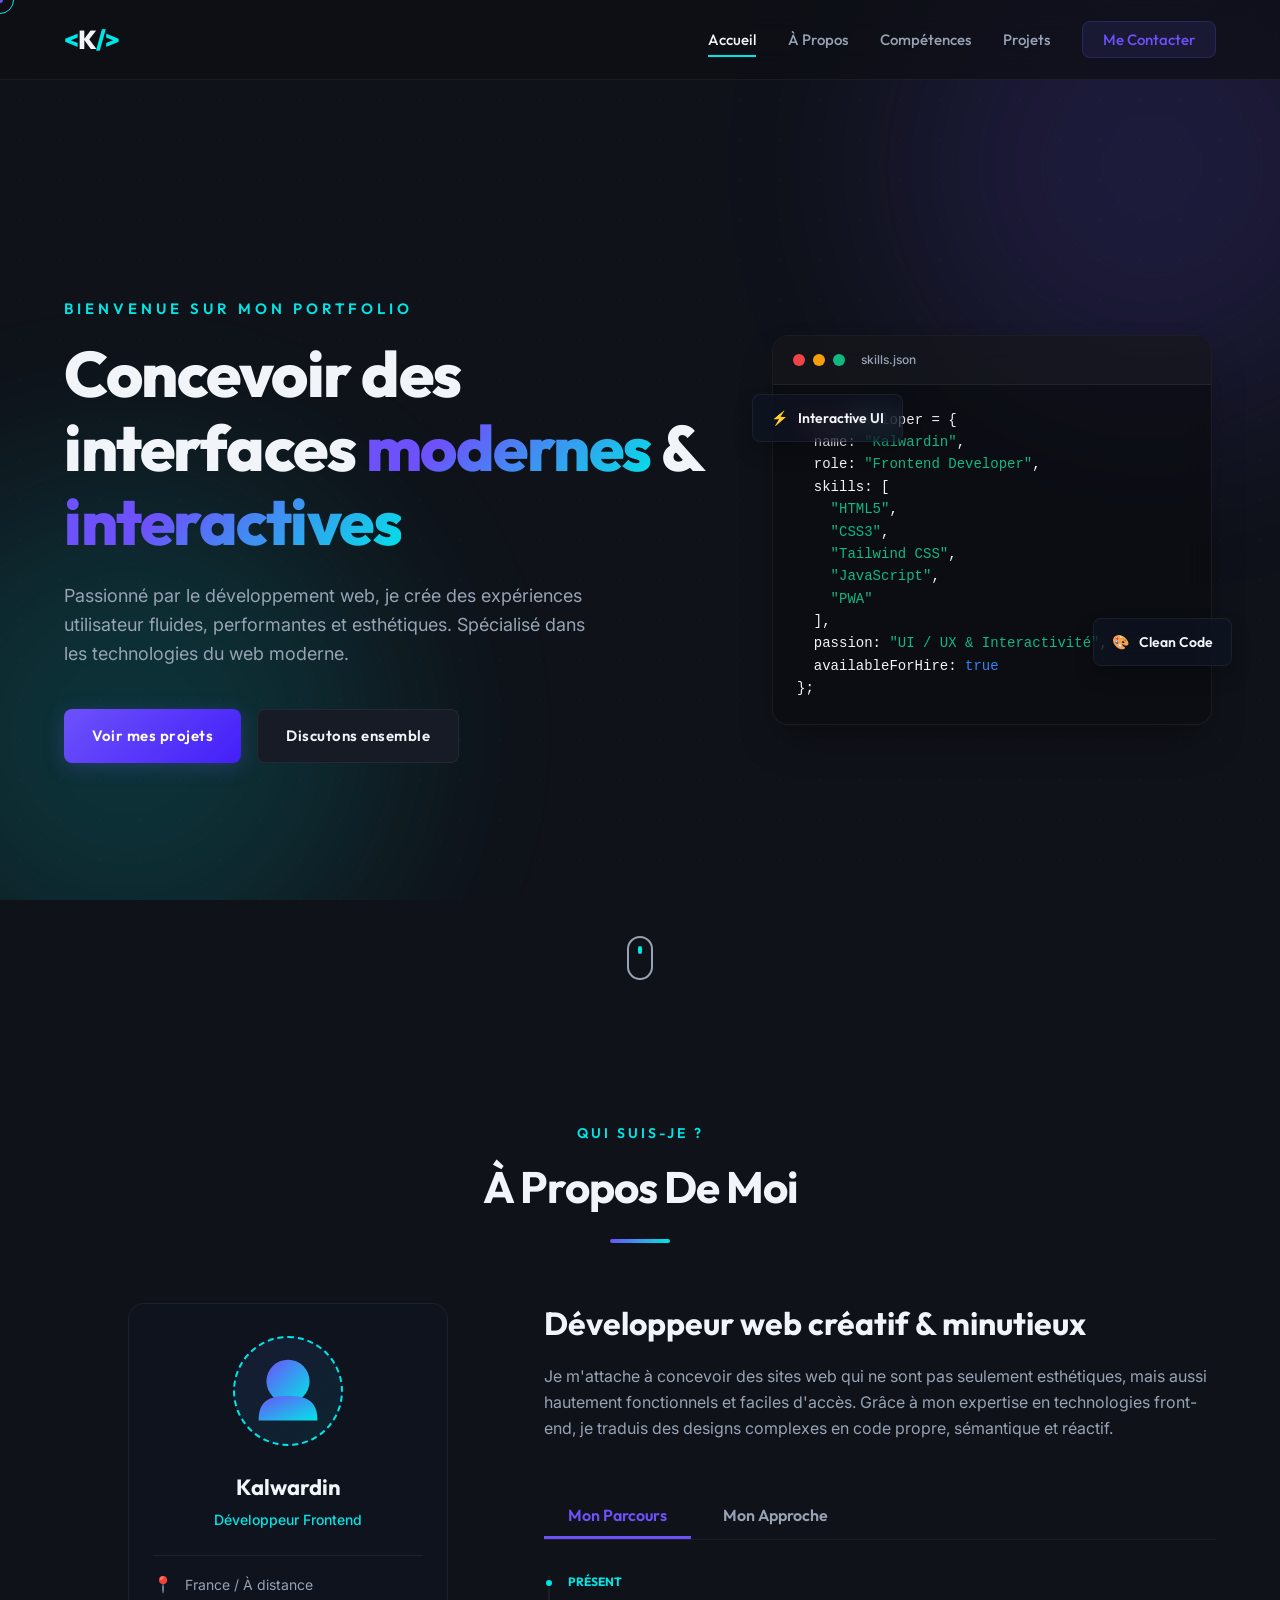
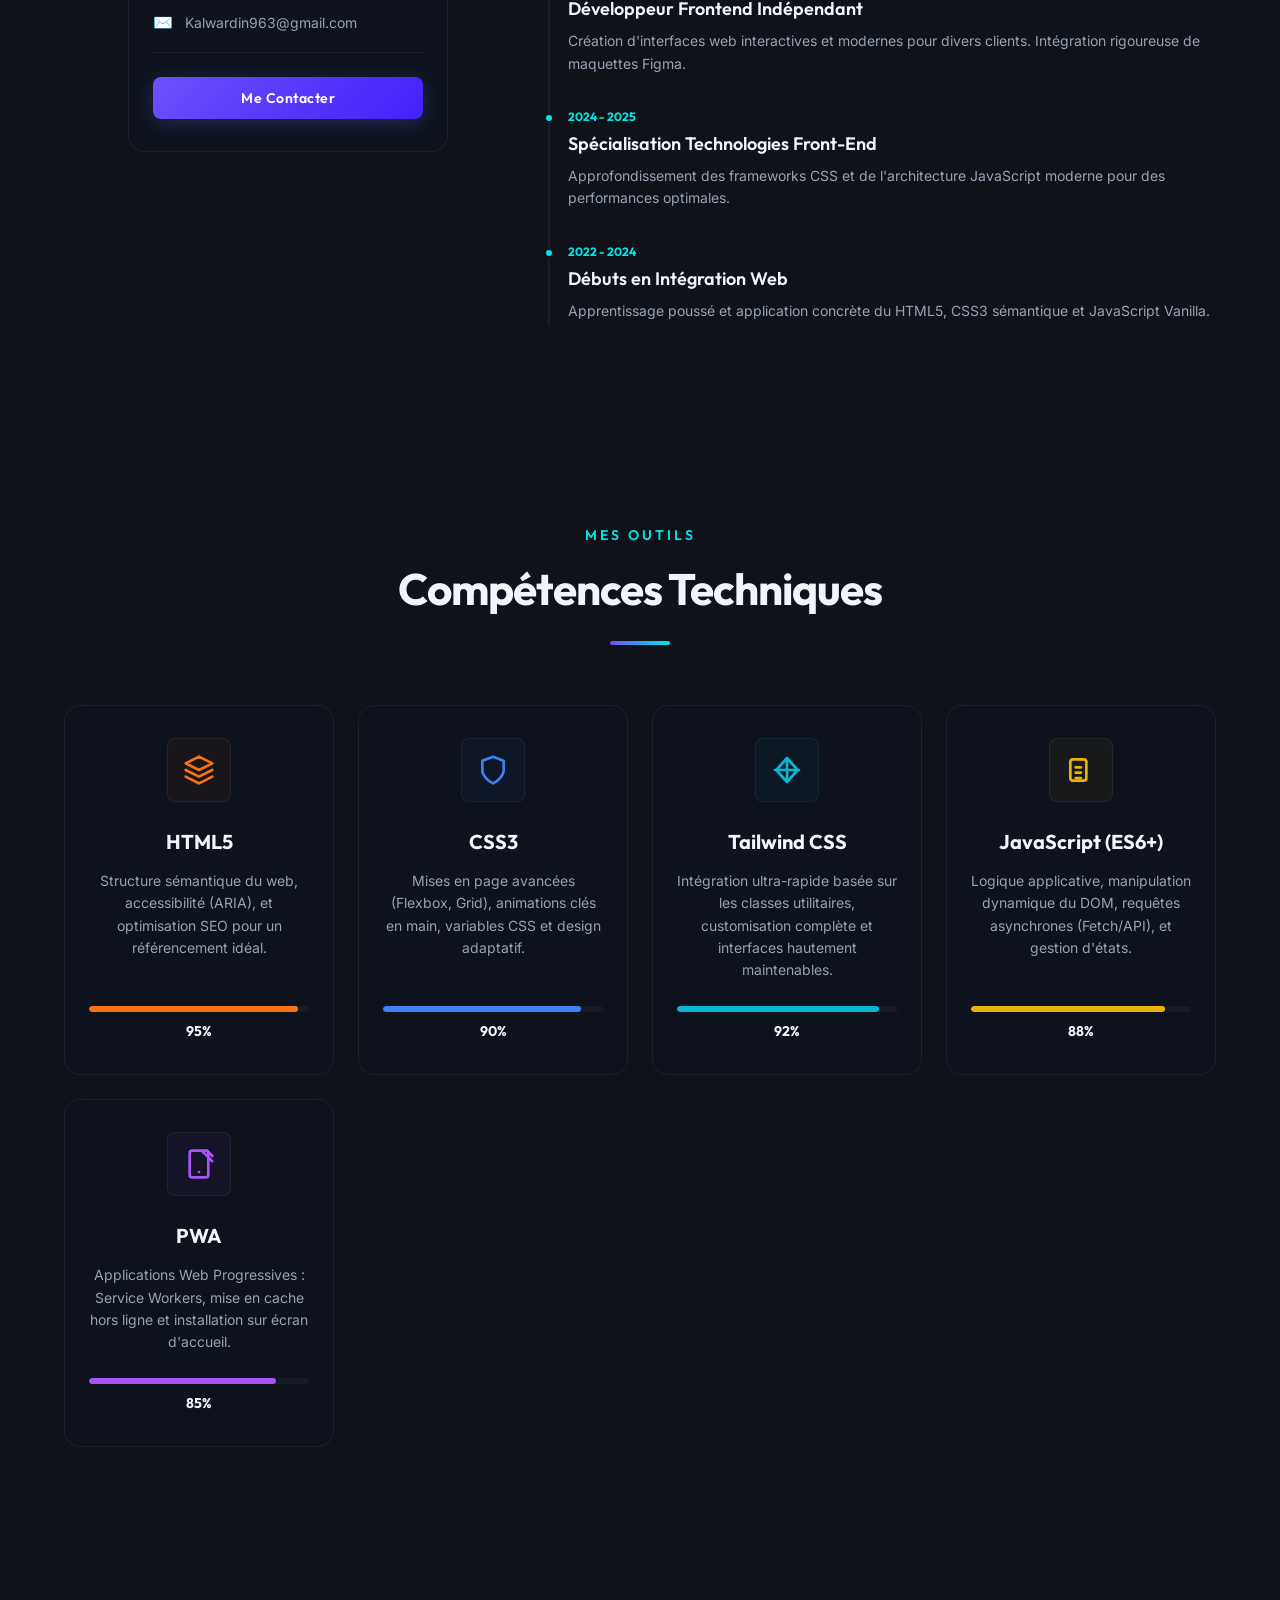
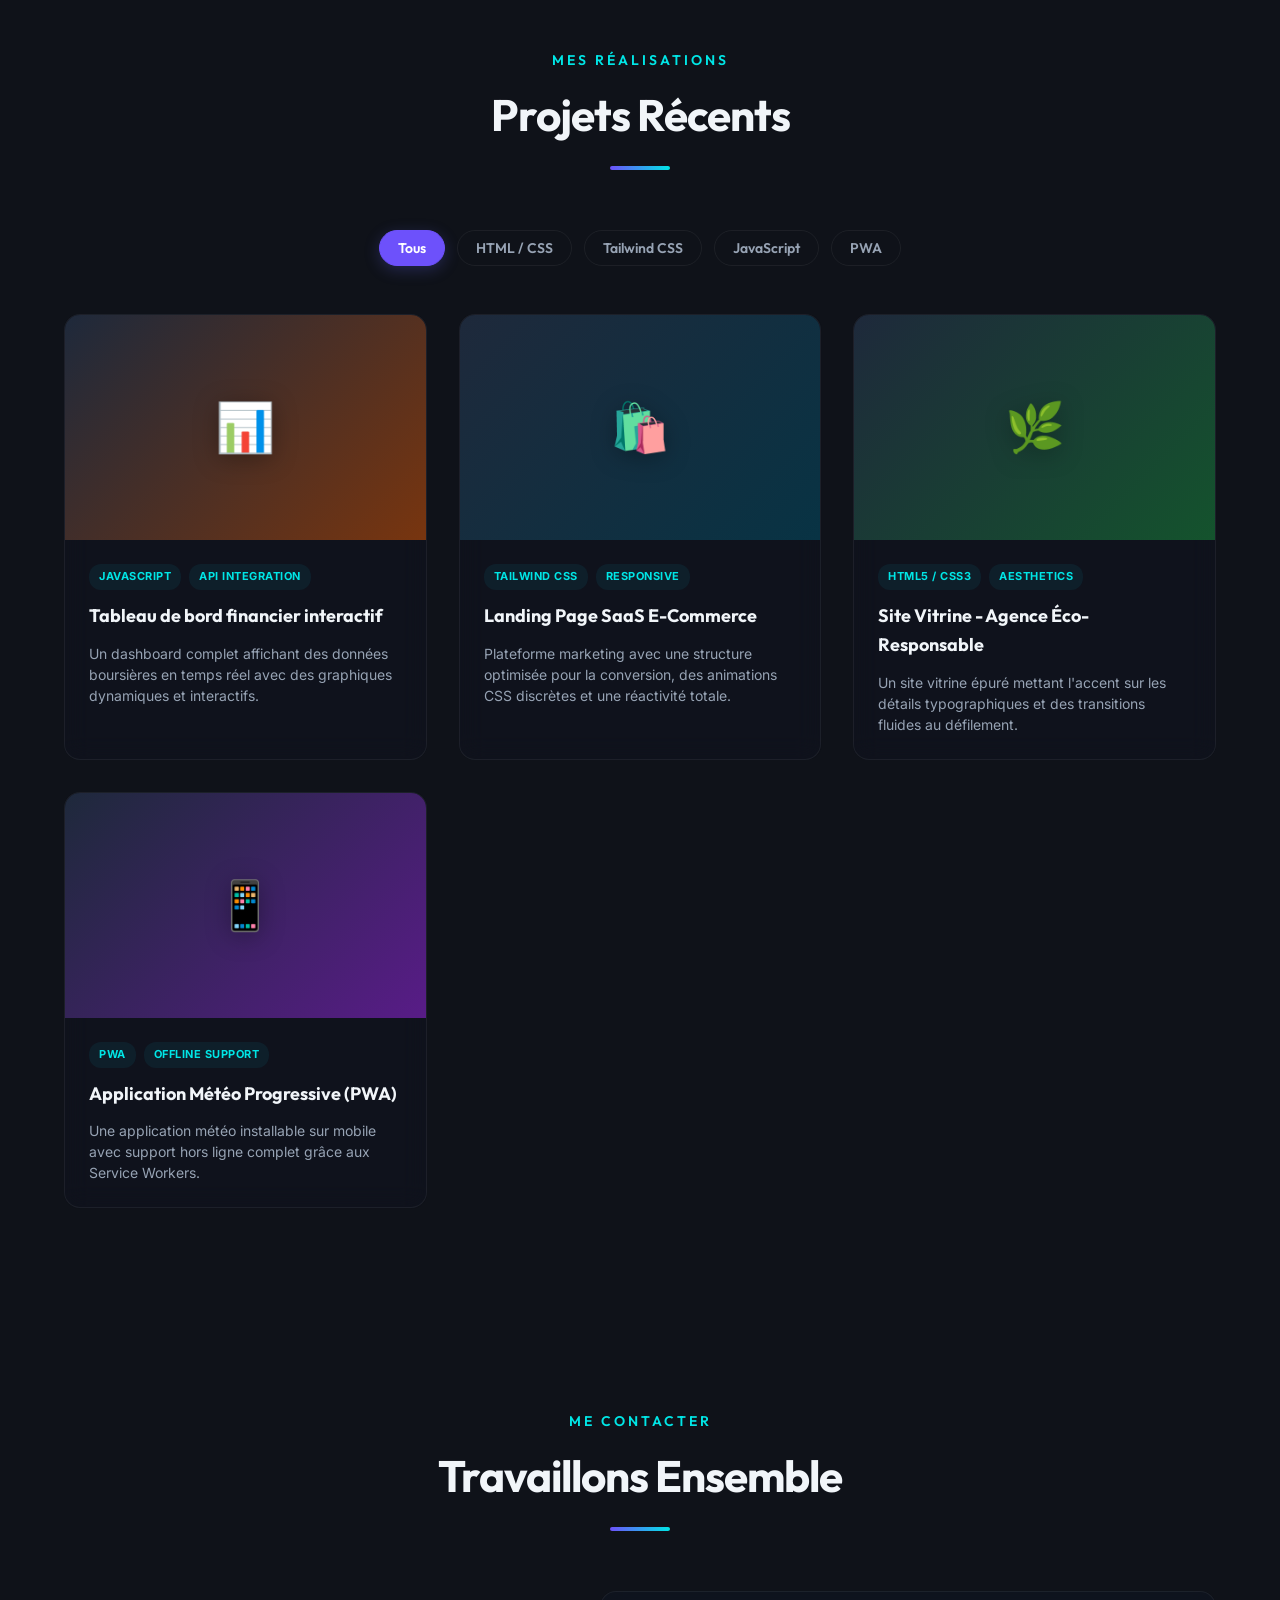
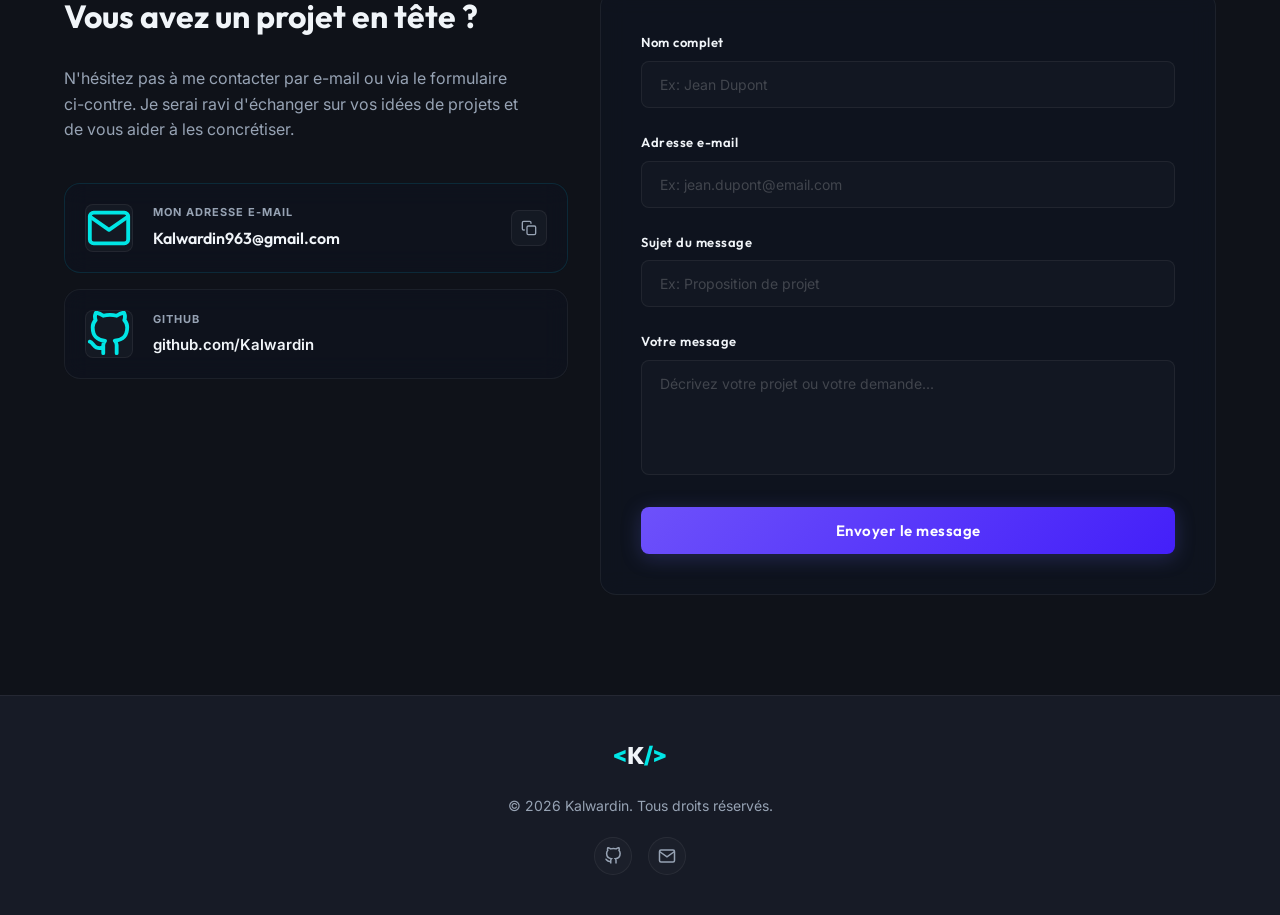
<file: index.html>
<!DOCTYPE html>
<html lang="fr">
<head>
    <meta charset="UTF-8">
    <meta name="viewport" content="width=device-width, initial-scale=1.0">
    <meta name="description" content="Portfolio de développeur frontend spécialisé en HTML, CSS, Tailwind CSS, JavaScript et PWA. Découvrez mes projets, compétences et contactez-moi.">
    <title>Portfolio | Développeur Frontend Créatif</title>
    <!-- Google Fonts -->
    <link rel="preconnect" href="https://fonts.googleapis.com">
    <link rel="preconnect" href="https://fonts.gstatic.com" crossorigin>
    <link href="https://fonts.googleapis.com/css2?family=Inter:wght@300;400;500;600;700&family=Outfit:wght@400;500;600;700;800&display=swap" rel="stylesheet">
    <!-- Main Stylesheet -->
    <link rel="stylesheet" href="style.css">
</head>
<body>
    <!-- Custom Cursor -->
    <div class="custom-cursor"></div>
    <div class="custom-cursor-dot"></div>

    <!-- Background Decoration Grid -->
    <div class="bg-grid-container">
        <div class="bg-grid"></div>
        <div class="bg-glow bg-glow-1"></div>
        <div class="bg-glow bg-glow-2"></div>
    </div>

    <!-- Header / Navigation -->
    <header class="header" id="header">
        <div class="nav-container container">
            <a href="#home" class="logo">
                <span class="logo-accent">&lt;</span>K<span class="logo-accent">/&gt;</span>
            </a>
            
            <nav class="nav-menu" id="nav-menu">
                <ul class="nav-list">
                    <li><a href="#home" class="nav-link active">Accueil</a></li>
                    <li><a href="#about" class="nav-link">À Propos</a></li>
                    <li><a href="#skills" class="nav-link">Compétences</a></li>
                    <li><a href="#projects" class="nav-link">Projets</a></li>
                    <li><a href="#contact" class="nav-link nav-btn">Me Contacter</a></li>
                </ul>
            </nav>

            <button class="nav-toggle" id="nav-toggle" aria-label="Ouvrir le menu">
                <span class="bar"></span>
                <span class="bar"></span>
                <span class="bar"></span>
            </button>
        </div>
    </header>

    <main>
        <!-- Hero Section -->
        <section class="hero section" id="home">
            <div class="hero-container container grid">
                <div class="hero-content">
                    <span class="hero-subtitle">Bienvenue sur mon portfolio</span>
                    <h1 class="hero-title">
                        Concevoir des interfaces <span class="text-gradient">modernes</span> &amp; <span class="text-gradient">interactives</span>
                    </h1>
                    <p class="hero-description">
                        Passionné par le développement web, je crée des expériences utilisateur fluides, performantes et esthétiques. Spécialisé dans les technologies du web moderne.
                    </p>
                    <div class="hero-actions">
                        <a href="#projects" class="btn btn-primary">Voir mes projets</a>
                        <a href="#contact" class="btn btn-secondary">Discutons ensemble</a>
                    </div>
                </div>
                <div class="hero-visual">
                    <div class="hero-card-wrapper">
                        <div class="hero-card glass">
                            <div class="card-header">
                                <span class="dot red"></span>
                                <span class="dot yellow"></span>
                                <span class="dot green"></span>
                                <span class="tab-title">skills.json</span>
                            </div>
                            <div class="card-body">
                                <pre><code><span class="code-keyword">const</span> developer = {
  name: <span class="code-string">"Kalwardin"</span>,
  role: <span class="code-string">"Frontend Developer"</span>,
  skills: [
    <span class="code-string">"HTML5"</span>, 
    <span class="code-string">"CSS3"</span>, 
    <span class="code-string">"Tailwind CSS"</span>, 
    <span class="code-string">"JavaScript"</span>,
    <span class="code-string">"PWA"</span>
  ],
  passion: <span class="code-string">"UI / UX &amp; Interactivité"</span>,
  availableForHire: <span class="code-literal">true</span>
};</code></pre>
                            </div>
                        </div>
                        <div class="floating-badge badge-1 glass">
                            <span class="badge-icon">⚡</span>
                            <span class="badge-text">Interactive UI</span>
                        </div>
                        <div class="floating-badge badge-2 glass">
                            <span class="badge-icon">🎨</span>
                            <span class="badge-text">Clean Code</span>
                        </div>
                    </div>
                </div>
            </div>
            <div class="scroll-indicator">
                <a href="#about" class="scroll-mouse" aria-label="Faire défiler vers le bas">
                    <span class="scroll-wheel"></span>
                </a>
            </div>
        </section>

        <!-- About Section -->
        <section class="about section" id="about">
            <div class="container">
                <div class="section-header text-center">
                    <span class="section-subtitle">Qui suis-je ?</span>
                    <h2 class="section-title">À Propos De Moi</h2>
                    <div class="section-divider"></div>
                </div>

                <div class="about-container grid">
                    <div class="about-img-container">
                        <div class="about-card glass">
                            <div class="about-avatar">
                                <svg class="avatar-svg" viewBox="0 0 100 100" xmlns="http://www.w3.org/2000/svg">
                                    <defs>
                                        <linearGradient id="avatar-grad" x1="0%" y1="0%" x2="100%" y2="100%">
                                            <stop offset="0%" stop-color="var(--primary-color)" />
                                            <stop offset="100%" stop-color="var(--accent-color)" />
                                        </linearGradient>
                                    </defs>
                                    <circle cx="50" cy="40" r="22" fill="url(#avatar-grad)" />
                                    <path d="M20,80 C20,60 30,55 50,55 C70,55 80,60 80,80" fill="url(#avatar-grad)" />
                                </svg>
                            </div>
                            <h3 class="about-card-name">Kalwardin</h3>
                            <p class="about-card-role">Développeur Frontend</p>
                            <div class="about-card-info">
                                <div class="info-item">
                                    <span class="info-icon">📍</span>
                                    <span class="info-text">France / À distance</span>
                                </div>
                                <div class="info-item">
                                    <span class="info-icon">✉️</span>
                                    <span class="info-text truncate">Kalwardin963@gmail.com</span>
                                </div>
                            </div>
                            <div class="about-card-cta">
                                <a href="#contact" class="btn btn-sm btn-primary w-full text-center">Me Contacter</a>
                            </div>
                        </div>
                    </div>

                    <div class="about-content">
                        <h3 class="about-heading">Développeur web créatif &amp; minutieux</h3>
                        <p class="about-text">
                            Je m'attache à concevoir des sites web qui ne sont pas seulement esthétiques, mais aussi hautement fonctionnels et faciles d'accès. Grâce à mon expertise en technologies front-end, je traduis des designs complexes en code propre, sémantique et réactif.
                        </p>

                        <!-- Interactive Tabs -->
                        <div class="about-tabs">
                            <div class="tabs-header">
                                <button class="tab-btn active" data-tab="journey">Mon Parcours</button>
                                <button class="tab-btn" data-tab="approach">Mon Approche</button>
                            </div>
                            <div class="tabs-content">
                                <div class="tab-pane active" id="tab-journey">
                                    <ul class="timeline">
                                        <li class="timeline-item">
                                            <div class="timeline-dot"></div>
                                            <span class="timeline-date">Présent</span>
                                            <h4 class="timeline-title">Développeur Frontend Indépendant</h4>
                                            <p class="timeline-desc">Création d'interfaces web interactives et modernes pour divers clients. Intégration rigoureuse de maquettes Figma.</p>
                                        </li>
                                        <li class="timeline-item">
                                            <div class="timeline-dot"></div>
                                            <span class="timeline-date">2024 - 2025</span>
                                            <h4 class="timeline-title">Spécialisation Technologies Front-End</h4>
                                            <p class="timeline-desc">Approfondissement des frameworks CSS et de l'architecture JavaScript moderne pour des performances optimales.</p>
                                        </li>
                                        <li class="timeline-item">
                                            <div class="timeline-dot"></div>
                                            <span class="timeline-date">2022 - 2024</span>
                                            <h4 class="timeline-title">Débuts en Intégration Web</h4>
                                            <p class="timeline-desc">Apprentissage poussé et application concrète du HTML5, CSS3 sémantique et JavaScript Vanilla.</p>
                                        </li>
                                    </ul>
                                </div>
                                <div class="tab-pane" id="tab-approach">
                                    <div class="approach-grid">
                                        <div class="approach-item">
                                            <div class="approach-num">01</div>
                                            <h4 class="approach-title">Qualité &amp; Standard</h4>
                                            <p class="approach-desc">Je privilégie un code sémantique HTML5 robuste, un CSS structuré et le respect des normes d'accessibilité (W3C).</p>
                                        </div>
                                        <div class="approach-item">
                                            <div class="approach-num">02</div>
                                            <h4 class="approach-title">Performance &amp; Responsive</h4>
                                            <p class="approach-desc">Chaque interface est optimisée pour charger rapidement et s'adapter parfaitement à toutes les tailles d'écrans.</p>
                                        </div>
                                        <div class="approach-item">
                                            <div class="approach-num">03</div>
                                            <h4 class="approach-title">Interactivité &amp; Détail</h4>
                                            <p class="approach-desc">L'ajout de micro-interactions et d'animations fluides améliore l'expérience utilisateur globale sans l'alourdir.</p>
                                        </div>
                                    </div>
                                </div>
                            </div>
                        </div>
                    </div>
                </div>
            </div>
        </section>

        <!-- Skills Section -->
        <section class="skills section" id="skills">
            <div class="container">
                <div class="section-header text-center">
                    <span class="section-subtitle">Mes outils</span>
                    <h2 class="section-title">Compétences Techniques</h2>
                    <div class="section-divider"></div>
                </div>

                <div class="skills-grid">
                    <!-- Skill Card: HTML5 -->
                    <div class="skill-card glass">
                        <div class="skill-icon-wrapper html-color">
                            <svg class="skill-svg" viewBox="0 0 24 24" fill="none" stroke="currentColor" stroke-width="2" stroke-linecap="round" stroke-linejoin="round">
                                <path d="M12 2L2 7l10 5 10-5-10-5zM2 17l10 5 10-5M2 12l10 5 10-5"/>
                            </svg>
                        </div>
                        <h3 class="skill-name">HTML5</h3>
                        <p class="skill-description">Structure sémantique du web, accessibilité (ARIA), et optimisation SEO pour un référencement idéal.</p>
                        <div class="skill-progress-bar">
                            <div class="skill-progress html-progress" style="width: 0%"></div>
                        </div>
                        <span class="skill-percentage">95%</span>
                    </div>

                    <!-- Skill Card: CSS3 -->
                    <div class="skill-card glass">
                        <div class="skill-icon-wrapper css-color">
                            <svg class="skill-svg" viewBox="0 0 24 24" fill="none" stroke="currentColor" stroke-width="2" stroke-linecap="round" stroke-linejoin="round">
                                <path d="M12 22s8-4 8-10V5l-8-3-8 3v7c0 6 8 10 8 10z"/>
                            </svg>
                        </div>
                        <h3 class="skill-name">CSS3</h3>
                        <p class="skill-description">Mises en page avancées (Flexbox, Grid), animations clés en main, variables CSS et design adaptatif.</p>
                        <div class="skill-progress-bar">
                            <div class="skill-progress css-progress" style="width: 0%"></div>
                        </div>
                        <span class="skill-percentage">90%</span>
                    </div>

                    <!-- Skill Card: Tailwind CSS -->
                    <div class="skill-card glass">
                        <div class="skill-icon-wrapper tailwind-color">
                            <svg class="skill-svg" viewBox="0 0 24 24" fill="none" stroke="currentColor" stroke-width="2" stroke-linecap="round" stroke-linejoin="round">
                                <path d="M12 3v18M3 12h18M12 3l8 9-8 9-8-9 8-9z"/>
                            </svg>
                        </div>
                        <h3 class="skill-name">Tailwind CSS</h3>
                        <p class="skill-description">Intégration ultra-rapide basée sur les classes utilitaires, customisation complète et interfaces hautement maintenables.</p>
                        <div class="skill-progress-bar">
                            <div class="skill-progress tailwind-progress" style="width: 0%"></div>
                        </div>
                        <span class="skill-percentage">92%</span>
                    </div>

                    <!-- Skill Card: JavaScript -->
                    <div class="skill-card glass">
                        <div class="skill-icon-wrapper js-color">
                            <svg class="skill-svg" viewBox="0 0 24 24" fill="none" stroke="currentColor" stroke-width="2" stroke-linecap="round" stroke-linejoin="round">
                                <path d="M16 18a2 2 0 0 1-2 2H6a2 2 0 0 1-2-2V6a2 2 0 0 1 2-2h8a2 2 0 0 1 2 2v12z"/>
                                <path d="M12 18H8M12 14H8M12 10H8"/>
                            </svg>
                        </div>
                        <h3 class="skill-name">JavaScript (ES6+)</h3>
                        <p class="skill-description">Logique applicative, manipulation dynamique du DOM, requêtes asynchrones (Fetch/API), et gestion d'états.</p>
                        <div class="skill-progress-bar">
                            <div class="skill-progress js-progress" style="width: 0%"></div>
                        </div>
                        <span class="skill-percentage">88%</span>
                    </div>

                    <!-- Skill Card: PWA -->
                    <div class="skill-card glass">
                        <div class="skill-icon-wrapper pwa-color">
                            <svg class="skill-svg" viewBox="0 0 24 24" fill="none" stroke="currentColor" stroke-width="2" stroke-linecap="round" stroke-linejoin="round">
                                <rect x="5" y="2" width="14" height="20" rx="2" ry="2"/>
                                <line x1="12" y1="18" x2="12.01" y2="18"/>
                                <path d="M22 6L18 2M22 10L14 2"/>
                            </svg>
                        </div>
                        <h3 class="skill-name">PWA</h3>
                        <p class="skill-description">Applications Web Progressives : Service Workers, mise en cache hors ligne et installation sur écran d'accueil.</p>
                        <div class="skill-progress-bar">
                            <div class="skill-progress pwa-progress" style="width: 0%"></div>
                        </div>
                        <span class="skill-percentage">85%</span>
                    </div>
                </div>
            </div>
        </section>

        <!-- Projects Section -->
        <section class="projects section" id="projects">
            <div class="container">
                <div class="section-header text-center">
                    <span class="section-subtitle">Mes réalisations</span>
                    <h2 class="section-title">Projets Récents</h2>
                    <div class="section-divider"></div>
                </div>

                <!-- Projects Filter -->
                <div class="projects-filters">
                    <button class="filter-btn active" data-filter="all">Tous</button>
                    <button class="filter-btn" data-filter="html-css">HTML / CSS</button>
                    <button class="filter-btn" data-filter="tailwind">Tailwind CSS</button>
                    <button class="filter-btn" data-filter="javascript">JavaScript</button>
                    <button class="filter-btn" data-filter="pwa">PWA</button>
                </div>

                <div class="projects-grid">
                    <!-- Project Card 1 -->
                    <article class="project-card glass" data-category="javascript">
                        <div class="project-img-wrapper">
                            <div class="project-placeholder js-bg">
                                <span class="placeholder-icon">📊</span>
                            </div>
                            <div class="project-overlay">
                                <a href="#" class="project-link" aria-label="Voir le projet">
                                    <svg viewBox="0 0 24 24" fill="none" stroke="currentColor" stroke-width="2" class="icon-md">
                                        <path d="M18 13v6a2 2 0 0 1-2 2H5a2 2 0 0 1-2-2V8a2 2 0 0 1 2-2h6M15 3h6v6M10 14L21 3"/>
                                    </svg>
                                </a>
                            </div>
                        </div>
                        <div class="project-info">
                            <div class="project-tags">
                                <span class="tag">JavaScript</span>
                                <span class="tag">API Integration</span>
                            </div>
                            <h3 class="project-title">Tableau de bord financier interactif</h3>
                            <p class="project-desc">Un dashboard complet affichant des données boursières en temps réel avec des graphiques dynamiques et interactifs.</p>
                        </div>
                    </article>

                    <!-- Project Card 2 -->
                    <article class="project-card glass" data-category="tailwind">
                        <div class="project-img-wrapper">
                            <div class="project-placeholder tailwind-bg">
                                <span class="placeholder-icon">🛍️</span>
                            </div>
                            <div class="project-overlay">
                                <a href="#" class="project-link" aria-label="Voir le projet">
                                    <svg viewBox="0 0 24 24" fill="none" stroke="currentColor" stroke-width="2" class="icon-md">
                                        <path d="M18 13v6a2 2 0 0 1-2 2H5a2 2 0 0 1-2-2V8a2 2 0 0 1 2-2h6M15 3h6v6M10 14L21 3"/>
                                    </svg>
                                </a>
                            </div>
                        </div>
                        <div class="project-info">
                            <div class="project-tags">
                                <span class="tag">Tailwind CSS</span>
                                <span class="tag">Responsive</span>
                            </div>
                            <h3 class="project-title">Landing Page SaaS E-Commerce</h3>
                            <p class="project-desc">Plateforme marketing avec une structure optimisée pour la conversion, des animations CSS discrètes et une réactivité totale.</p>
                        </div>
                    </article>

                    <!-- Project Card 3 -->
                    <article class="project-card glass" data-category="html-css">
                        <div class="project-img-wrapper">
                            <div class="project-placeholder html-bg">
                                <span class="placeholder-icon">🌿</span>
                            </div>
                            <div class="project-overlay">
                                <a href="#" class="project-link" aria-label="Voir le projet">
                                    <svg viewBox="0 0 24 24" fill="none" stroke="currentColor" stroke-width="2" class="icon-md">
                                        <path d="M18 13v6a2 2 0 0 1-2 2H5a2 2 0 0 1-2-2V8a2 2 0 0 1 2-2h6M15 3h6v6M10 14L21 3"/>
                                    </svg>
                                </a>
                            </div>
                        </div>
                        <div class="project-info">
                            <div class="project-tags">
                                <span class="tag">HTML5 / CSS3</span>
                                <span class="tag">Aesthetics</span>
                            </div>
                            <h3 class="project-title">Site Vitrine - Agence Éco-Responsable</h3>
                            <p class="project-desc">Un site vitrine épuré mettant l'accent sur les détails typographiques et des transitions fluides au défilement.</p>
                        </div>
                    </article>

                    <!-- Project Card 4 -->
                    <article class="project-card glass" data-category="pwa">
                        <div class="project-img-wrapper">
                            <div class="project-placeholder pwa-bg">
                                <span class="placeholder-icon">📱</span>
                            </div>
                            <div class="project-overlay">
                                <a href="#" class="project-link" aria-label="Voir le projet">
                                    <svg viewBox="0 0 24 24" fill="none" stroke="currentColor" stroke-width="2" class="icon-md">
                                        <path d="M18 13v6a2 2 0 0 1-2 2H5a2 2 0 0 1-2-2V8a2 2 0 0 1 2-2h6M15 3h6v6M10 14L21 3"/>
                                    </svg>
                                </a>
                            </div>
                        </div>
                        <div class="project-info">
                            <div class="project-tags">
                                <span class="tag">PWA</span>
                                <span class="tag">Offline Support</span>
                            </div>
                            <h3 class="project-title">Application Météo Progressive (PWA)</h3>
                            <p class="project-desc">Une application météo installable sur mobile avec support hors ligne complet grâce aux Service Workers.</p>
                        </div>
                    </article>
                </div>
            </div>
        </section>

        <!-- Contact Section -->
        <section class="contact section" id="contact">
            <div class="container">
                <div class="section-header text-center">
                    <span class="section-subtitle">Me contacter</span>
                    <h2 class="section-title">Travaillons Ensemble</h2>
                    <div class="section-divider"></div>
                </div>

                <div class="contact-container grid">
                    <!-- Contact Cards -->
                    <div class="contact-info">
                        <h3 class="contact-heading">Vous avez un projet en tête ?</h3>
                        <p class="contact-text">
                            N'hésitez pas à me contacter par e-mail ou via le formulaire ci-contre. Je serai ravi d'échanger sur vos idées de projets et de vous aider à les concrétiser.
                        </p>

                        <div class="contact-cards">
                            <!-- Email Card -->
                            <div class="contact-card glass highlight">
                                <div class="contact-card-icon">
                                    <svg viewBox="0 0 24 24" fill="none" stroke="currentColor" stroke-width="2" stroke-linecap="round" stroke-linejoin="round">
                                        <path d="M4 4h16c1.1 0 2 .9 2 2v12c0 1.1-.9 2-2 2H4c-1.1 0-2-.9-2-2V6c0-1.1.9-2 2-2z"/>
                                        <polyline points="22,6 12,13 2,6"/>
                                    </svg>
                                </div>
                                <div class="contact-card-content">
                                    <span class="contact-card-label">Mon Adresse E-mail</span>
                                    <span class="contact-card-value font-outfit" id="email-text">Kalwardin963@gmail.com</span>
                                </div>
                                <button class="btn-copy" id="btn-copy-email" aria-label="Copier l'adresse email" title="Copier l'email">
                                    <svg class="copy-icon" viewBox="0 0 24 24" fill="none" stroke="currentColor" stroke-width="2" stroke-linecap="round" stroke-linejoin="round">
                                        <rect x="9" y="9" width="13" height="13" rx="2" ry="2"/>
                                        <path d="M5 15H4a2 2 0 0 1-2-2V4a2 2 0 0 1 2-2h9a2 2 0 0 1 2 2v1"/>
                                    </svg>
                                    <span class="tooltip" id="copy-tooltip">Copier</span>
                                </button>
                            </div>

                            <!-- Social Card -->
                            <div class="contact-card glass">
                                <div class="contact-card-icon">
                                    <svg viewBox="0 0 24 24" fill="none" stroke="currentColor" stroke-width="2" stroke-linecap="round" stroke-linejoin="round">
                                        <path d="M9 19c-5 1.5-5-2.5-7-3m14 6v-3.87a3.37 3.37 0 0 0-.94-2.61c3.14-.35 6.44-1.54 6.44-7A5.44 5.44 0 0 0 20 4.77 5.07 5.07 0 0 0 19.91 1S18.73.65 16 2.48a13.38 13.38 0 0 0-7 0C6.27.65 5.09 1 5.09 1A5.07 5.07 0 0 0 5 4.77a5.44 5.44 0 0 0-1.5 3.78c0 5.42 3.3 6.61 6.44 7A3.37 3.37 0 0 0 9 18.13V22"/>
                                    </svg>
                                </div>
                                <div class="contact-card-content">
                                    <span class="contact-card-label">GitHub</span>
                                    <a href="https://github.com" target="_blank" rel="noopener noreferrer" class="contact-card-link">github.com/Kalwardin</a>
                                </div>
                            </div>
                        </div>
                    </div>

                    <!-- Contact Form -->
                    <div class="contact-form-container">
                        <form class="contact-form glass" id="contact-form">
                            <!-- Cle d'acces gratuite Web3Forms (A remplacer par votre propre cle d'acces) -->
                            <input type="hidden" name="access_key" value="VOTRE_CLE_REÇUE_ICI">
                            <div class="form-group">
                                <label for="name" class="form-label">Nom complet</label>
                                <input type="text" id="name" name="name" class="form-input" placeholder="Ex: Jean Dupont" required autocomplete="name">
                            </div>
                            <div class="form-group">
                                <label for="email" class="form-label">Adresse e-mail</label>
                                <input type="email" id="email" name="email" class="form-input" placeholder="Ex: jean.dupont@email.com" required autocomplete="email">
                            </div>
                            <div class="form-group">
                                <label for="subject" class="form-label">Sujet du message</label>
                                <input type="text" id="subject" name="subject" class="form-input" placeholder="Ex: Proposition de projet" required>
                            </div>
                            <div class="form-group">
                                <label for="message" class="form-label">Votre message</label>
                                <textarea id="message" name="message" rows="5" class="form-input" placeholder="Décrivez votre projet ou votre demande..." required></textarea>
                            </div>
                            <button type="submit" class="btn btn-primary btn-submit w-full" id="btn-submit">
                                <span class="submit-text">Envoyer le message</span>
                                <span class="submit-spinner hidden"></span>
                            </button>
                            <div class="form-status hidden" id="form-status"></div>
                        </form>
                    </div>
                </div>
            </div>
        </section>
    </main>

    <!-- Footer -->
    <footer class="footer">
        <div class="footer-container container text-center">
            <a href="#home" class="footer-logo">
                <span class="logo-accent">&lt;</span>K<span class="logo-accent">/&gt;</span>
            </a>
            <p class="footer-text">
                &copy; 2026 Kalwardin. Tous droits réservés.
            </p>
            <div class="footer-socials">
                <a href="https://github.com" target="_blank" rel="noopener noreferrer" aria-label="GitHub">
                    <svg viewBox="0 0 24 24" fill="none" stroke="currentColor" stroke-width="2" class="icon-sm">
                        <path d="M9 19c-5 1.5-5-2.5-7-3m14 6v-3.87a3.37 3.37 0 0 0-.94-2.61c3.14-.35 6.44-1.54 6.44-7A5.44 5.44 0 0 0 20 4.77 5.07 5.07 0 0 0 19.91 1S18.73.65 16 2.48a13.38 13.38 0 0 0-7 0C6.27.65 5.09 1 5.09 1A5.07 5.07 0 0 0 5 4.77a5.44 5.44 0 0 0-1.5 3.78c0 5.42 3.3 6.61 6.44 7A3.37 3.37 0 0 0 9 18.13V22"/>
                    </svg>
                </a>
                <a href="#contact" aria-label="Email">
                    <svg viewBox="0 0 24 24" fill="none" stroke="currentColor" stroke-width="2" class="icon-sm">
                        <path d="M4 4h16c1.1 0 2 .9 2 2v12c0 1.1-.9 2-2 2H4c-1.1 0-2-.9-2-2V6c0-1.1.9-2 2-2z"/>
                        <polyline points="22,6 12,13 2,6"/>
                    </svg>
                </a>
            </div>
        </div>
    </footer>

    <!-- Main JavaScript -->
    <script src="script.js"></script>
</body>
</html>
</file>
<file: style.css>
/* ==========================================================================
   DESIGN SYSTEM & VARIABLES
   ========================================================================== */
:root {
    /* Colors - HSL based for consistency */
    --bg-color-hsl: 224, 25%, 8%;
    --bg-color: hsl(var(--bg-color-hsl));
    --bg-secondary: hsl(224, 25%, 12%);
    --text-color: hsl(210, 40%, 96%);
    --text-muted: hsl(215, 16%, 65%);
    
    --primary-hsl: 250, 95%, 65%;
    --primary-color: hsl(var(--primary-hsl));
    --primary-hover: hsl(250, 95%, 55%);
    
    --accent-hsl: 180, 100%, 45%;
    --accent-color: hsl(var(--accent-hsl));
    --accent-hover: hsl(180, 100%, 38%);
    
    --glass-bg: rgba(15, 23, 42, 0.45);
    --glass-border: rgba(255, 255, 255, 0.06);
    --glass-glow: rgba(99, 102, 241, 0.15);
    
    /* Typography */
    --font-sans: 'Inter', -apple-system, BlinkMacSystemFont, "Segoe UI", Roboto, sans-serif;
    --font-outfit: 'Outfit', var(--font-sans);
    
    /* Layout */
    --header-height: 80px;
    --container-width: 1200px;
    --radius-sm: 8px;
    --radius-md: 16px;
    --radius-lg: 24px;
    
    /* Transitions */
    --transition-fast: 0.2s cubic-bezier(0.4, 0, 0.2, 1);
    --transition-smooth: 0.4s cubic-bezier(0.25, 1, 0.5, 1);
    --transition-slow: 0.8s cubic-bezier(0.25, 1, 0.5, 1);
}

/* ==========================================================================
   RESET & BASE STYLES
   ========================================================================== */
*, *::before, *::after {
    box-sizing: border-box;
    margin: 0;
    padding: 0;
}

html {
    scroll-behavior: smooth;
    scroll-padding-top: var(--header-height);
}

body {
    font-family: var(--font-sans);
    background-color: var(--bg-color);
    color: var(--text-color);
    line-height: 1.6;
    overflow-x: hidden;
    -webkit-font-smoothing: antialiased;
}

ul {
    list-style: none;
}

a {
    color: inherit;
    text-decoration: none;
    transition: var(--transition-fast);
}

img, svg {
    max-width: 100%;
    height: auto;
    vertical-align: middle;
}

input, textarea, button {
    font-family: inherit;
    font-size: inherit;
    background: none;
    border: none;
    outline: none;
}

button {
    cursor: pointer;
}

/* Scrollbar Customization */
::-webkit-scrollbar {
    width: 10px;
}
::-webkit-scrollbar-track {
    background: var(--bg-color);
}
::-webkit-scrollbar-thumb {
    background: var(--bg-secondary);
    border: 2px solid var(--bg-color);
    border-radius: 10px;
}
::-webkit-scrollbar-thumb:hover {
    background: var(--primary-color);
}

/* Text Selection */
::selection {
    background-color: var(--primary-color);
    color: white;
}

/* ==========================================================================
   REUSABLE UTILITIES
   ========================================================================== */
.container {
    max-width: var(--container-width);
    margin: 0 auto;
    padding: 0 24px;
}

.grid {
    display: grid;
    gap: 32px;
}

.section {
    padding: 100px 0;
    position: relative;
}

.section-header {
    margin-bottom: 60px;
}

.section-subtitle {
    font-family: var(--font-outfit);
    font-size: 14px;
    font-weight: 600;
    text-transform: uppercase;
    letter-spacing: 3px;
    color: var(--accent-color);
    display: inline-block;
    margin-bottom: 8px;
}

.section-title {
    font-family: var(--font-outfit);
    font-size: clamp(32px, 4vw, 44px);
    font-weight: 700;
    color: var(--text-color);
    letter-spacing: -1px;
}

.section-divider {
    width: 60px;
    height: 4px;
    background: linear-gradient(90deg, var(--primary-color), var(--accent-color));
    border-radius: 2px;
    margin: 16px auto 0;
}

.text-center {
    text-align: center;
}

.text-gradient {
    background: linear-gradient(135deg, var(--primary-color) 30%, var(--accent-color) 100%);
    -webkit-background-clip: text;
    -webkit-text-fill-color: transparent;
    background-clip: text;
}

.font-outfit {
    font-family: var(--font-outfit);
}

.truncate {
    white-space: nowrap;
    overflow: hidden;
    text-overflow: ellipsis;
}

.w-full {
    width: 100%;
}

.hidden {
    display: none !important;
}

/* ==========================================================================
   GLASSMORPHISM & GLOW EFFECTS
   ========================================================================== */
.glass {
    background: var(--glass-bg);
    backdrop-filter: blur(12px);
    -webkit-backdrop-filter: blur(12px);
    border: 1px solid var(--glass-border);
    border-radius: var(--radius-md);
    transition: border-color var(--transition-fast), box-shadow var(--transition-fast), transform var(--transition-smooth);
}

.glass:hover {
    border-color: var(--glass-hover-border, rgba(99, 102, 241, 0.25));
    box-shadow: 0 10px 30px -10px var(--glass-glow);
}

/* Background grid container */
.bg-grid-container {
    position: fixed;
    top: 0;
    left: 0;
    width: 100%;
    height: 100%;
    z-index: -10;
    overflow: hidden;
    pointer-events: none;
}

.bg-grid {
    position: absolute;
    top: 0;
    left: 0;
    width: 100%;
    height: 100%;
    background-image: 
        radial-gradient(rgba(255, 255, 255, 0.015) 1px, transparent 0),
        radial-gradient(rgba(255, 255, 255, 0.015) 1px, transparent 0);
    background-size: 40px 40px;
    background-position: 0 0, 20px 20px;
}

.bg-glow {
    position: absolute;
    width: clamp(300px, 40vw, 600px);
    height: clamp(300px, 40vw, 600px);
    border-radius: 50%;
    filter: blur(100px);
    opacity: 0.15;
    pointer-events: none;
    animation: glow-float 20s infinite alternate ease-in-out;
}

.bg-glow-1 {
    background: var(--primary-color);
    top: -10%;
    right: -10%;
}

.bg-glow-2 {
    background: var(--accent-color);
    bottom: -10%;
    left: -10%;
    animation-delay: -10s;
}

@keyframes glow-float {
    0% { transform: translate(0, 0) scale(1); }
    100% { transform: translate(50px, 50px) scale(1.2); }
}

/* ==========================================================================
   CUSTOM CURSOR (Desktop only)
   ========================================================================== */
.custom-cursor {
    width: 28px;
    height: 28px;
    border: 1px solid var(--accent-color);
    border-radius: 50%;
    position: fixed;
    transform: translate(-50%, -50%);
    pointer-events: none;
    z-index: 9999;
    transition: width var(--transition-fast), height var(--transition-fast), border-color var(--transition-fast), background-color var(--transition-fast);
    display: none;
}

.custom-cursor-dot {
    width: 6px;
    height: 6px;
    background-color: var(--primary-color);
    border-radius: 50%;
    position: fixed;
    transform: translate(-50%, -50%);
    pointer-events: none;
    z-index: 10000;
    transition: transform var(--transition-fast);
    display: none;
}

/* Show only on hovering devices */
@media (hover: hover) and (pointer: fine) {
    .custom-cursor, .custom-cursor-dot {
        display: block;
    }
}

/* Cursor states on hover */
.custom-cursor.hovered {
    width: 48px;
    height: 48px;
    border-color: var(--primary-color);
    background-color: rgba(99, 102, 241, 0.08);
}

.custom-cursor-dot.hovered {
    transform: translate(-50%, -50%) scale(1.5);
    background-color: var(--accent-color);
}

/* ==========================================================================
   BUTTONS
   ========================================================================== */
.btn {
    display: inline-flex;
    align-items: center;
    justify-content: center;
    padding: 14px 28px;
    border-radius: var(--radius-sm);
    font-weight: 600;
    font-family: var(--font-outfit);
    font-size: 15px;
    letter-spacing: 0.5px;
    transition: var(--transition-fast);
    position: relative;
    overflow: hidden;
}

.btn-primary {
    background: linear-gradient(135deg, var(--primary-color), var(--primary-hover));
    color: white;
    box-shadow: 0 4px 20px rgba(99, 102, 241, 0.25);
}

.btn-primary:hover {
    transform: translateY(-2px);
    box-shadow: 0 6px 24px rgba(99, 102, 241, 0.4);
}

.btn-secondary {
    background: var(--bg-secondary);
    color: var(--text-color);
    border: 1px solid var(--glass-border);
}

.btn-secondary:hover {
    background: rgba(255, 255, 255, 0.05);
    border-color: var(--glass-hover-border);
    transform: translateY(-2px);
}

.btn-sm {
    padding: 10px 20px;
    font-size: 14px;
}

/* ==========================================================================
   HEADER & NAVIGATION
   ========================================================================== */
.header {
    position: fixed;
    top: 0;
    left: 0;
    width: 100%;
    height: var(--header-height);
    background-color: rgba(13, 15, 20, 0.7);
    backdrop-filter: blur(16px);
    -webkit-backdrop-filter: blur(16px);
    border-bottom: 1px solid var(--glass-border);
    z-index: 1000;
    transition: background-color var(--transition-fast), border-color var(--transition-fast);
}

.header.scrolled {
    background-color: rgba(13, 15, 20, 0.85);
    border-bottom-color: rgba(99, 102, 241, 0.15);
}

.nav-container {
    display: flex;
    align-items: center;
    justify-content: space-between;
    height: 100%;
}

.logo {
    font-family: var(--font-outfit);
    font-weight: 800;
    font-size: 26px;
    letter-spacing: -1px;
}

.logo-accent {
    color: var(--accent-color);
}

.nav-list {
    display: flex;
    align-items: center;
    gap: 32px;
}

.nav-link {
    font-family: var(--font-outfit);
    font-weight: 500;
    color: var(--text-muted);
    font-size: 15px;
    position: relative;
    padding: 8px 0;
}

.nav-link::after {
    content: '';
    position: absolute;
    bottom: 0;
    left: 0;
    width: 0;
    height: 2px;
    background-color: var(--accent-color);
    transition: width var(--transition-fast);
}

.nav-link:hover, .nav-link.active {
    color: var(--text-color);
}

.nav-link.active::after {
    width: 100%;
}

.nav-btn {
    background: rgba(99, 102, 241, 0.1);
    color: var(--primary-color) !important;
    border: 1px solid rgba(99, 102, 241, 0.2);
    padding: 8px 20px !important;
    border-radius: var(--radius-sm);
    transition: var(--transition-fast);
}

.nav-btn::after {
    display: none;
}

.nav-btn:hover {
    background: var(--primary-color);
    color: white !important;
    box-shadow: 0 4px 15px rgba(99, 102, 241, 0.25);
}

/* Burger menu toggle */
.nav-toggle {
    display: none;
    flex-direction: column;
    justify-content: space-between;
    width: 24px;
    height: 18px;
    z-index: 1010;
}

.nav-toggle .bar {
    width: 100%;
    height: 2px;
    background-color: var(--text-color);
    border-radius: 2px;
    transition: var(--transition-fast);
}

/* Toggle Active State animations */
.nav-toggle.active .bar:nth-child(1) {
    transform: translateY(8px) rotate(45deg);
}
.nav-toggle.active .bar:nth-child(2) {
    opacity: 0;
}
.nav-toggle.active .bar:nth-child(3) {
    transform: translateY(-8px) rotate(-45deg);
}

/* ==========================================================================
   HERO SECTION
   ========================================================================== */
.hero-container {
    grid-template-columns: 1.2fr 0.8fr;
    align-items: center;
    min-height: calc(100vh - var(--header-height));
    padding-top: 40px;
}

.hero-subtitle {
    font-family: var(--font-outfit);
    font-size: 15px;
    font-weight: 600;
    text-transform: uppercase;
    letter-spacing: 4px;
    color: var(--accent-color);
    display: block;
    margin-bottom: 16px;
}

.hero-title {
    font-family: var(--font-outfit);
    font-size: clamp(40px, 5.5vw, 64px);
    font-weight: 800;
    line-height: 1.15;
    margin-bottom: 24px;
    letter-spacing: -1.5px;
}

.hero-description {
    font-size: clamp(16px, 1.8vw, 18px);
    color: var(--text-muted);
    margin-bottom: 40px;
    max-width: 540px;
}

.hero-actions {
    display: flex;
    gap: 16px;
    flex-wrap: wrap;
}

/* Tech card visual */
.hero-visual {
    position: relative;
    display: flex;
    justify-content: center;
    align-items: center;
}

.hero-card-wrapper {
    position: relative;
    width: 100%;
    max-width: 440px;
}

.hero-card {
    width: 100%;
    border-radius: var(--radius-md);
    overflow: hidden;
    box-shadow: 0 20px 40px -15px rgba(0,0,0,0.5);
    background: rgba(10, 12, 17, 0.7);
}

.card-header {
    background: rgba(255, 255, 255, 0.03);
    padding: 14px 20px;
    border-bottom: 1px solid var(--glass-border);
    display: flex;
    align-items: center;
    gap: 8px;
}

.card-header .dot {
    width: 12px;
    height: 12px;
    border-radius: 50%;
    display: inline-block;
}

.card-header .red { background-color: #ef4444; }
.card-header .yellow { background-color: #f59e0b; }
.card-header .green { background-color: #10b981; }

.tab-title {
    font-family: var(--font-sans);
    font-size: 12px;
    color: var(--text-muted);
    margin-left: 8px;
    font-weight: 500;
}

.card-body {
    padding: 24px;
    font-family: 'Courier New', Courier, monospace;
    font-size: 14px;
    line-height: 1.6;
    overflow-x: auto;
}

.code-keyword { color: #f43f5e; }
.code-string { color: #10b981; }
.code-literal { color: #3b82f6; }

/* Floating badges */
.floating-badge {
    position: absolute;
    display: flex;
    align-items: center;
    gap: 10px;
    padding: 12px 18px;
    border-radius: var(--radius-sm);
    box-shadow: 0 10px 20px rgba(0,0,0,0.2);
    font-family: var(--font-outfit);
    font-weight: 600;
    font-size: 14px;
    animation: float 6s infinite ease-in-out;
}

.badge-1 {
    top: 15%;
    left: -20px;
    --glass-glow: rgba(6, 182, 212, 0.2);
}

.badge-2 {
    bottom: 15%;
    right: -20px;
    animation-delay: -3s;
    --glass-glow: rgba(99, 102, 241, 0.2);
}

@keyframes float {
    0%, 100% { transform: translateY(0); }
    50% { transform: translateY(-10px); }
}

.scroll-indicator {
    position: absolute;
    bottom: 40px;
    left: 50%;
    transform: translateX(-50%);
}

.scroll-mouse {
    display: flex;
    width: 26px;
    height: 44px;
    border: 2px solid var(--text-muted);
    border-radius: 20px;
    justify-content: center;
    padding: 8px 0;
}

.scroll-wheel {
    display: block;
    width: 4px;
    height: 8px;
    background-color: var(--accent-color);
    border-radius: 4px;
    animation: scroll-anim 1.5s infinite;
}

@keyframes scroll-anim {
    0% { transform: translateY(0); opacity: 1; }
    100% { transform: translateY(12px); opacity: 0; }
}

/* ==========================================================================
   ABOUT SECTION
   ========================================================================== */
.about-container {
    grid-template-columns: 0.8fr 1.2fr;
    align-items: flex-start;
}

.about-img-container {
    display: flex;
    justify-content: center;
    position: sticky;
    top: 120px;
}

.about-card {
    width: 100%;
    max-width: 320px;
    padding: 32px 24px;
    text-align: center;
    background: rgba(15, 23, 42, 0.35);
}

.about-avatar {
    width: 110px;
    height: 110px;
    margin: 0 auto 24px;
    border-radius: 50%;
    background: linear-gradient(135deg, rgba(99, 102, 241, 0.1), rgba(6, 182, 212, 0.1));
    border: 2px dashed var(--accent-color);
    display: flex;
    align-items: center;
    justify-content: center;
    padding: 4px;
}

.avatar-svg {
    width: 100%;
    height: 100%;
    border-radius: 50%;
}

.about-card-name {
    font-family: var(--font-outfit);
    font-weight: 700;
    font-size: 22px;
    margin-bottom: 4px;
}

.about-card-role {
    font-size: 14px;
    color: var(--accent-color);
    font-weight: 500;
    margin-bottom: 24px;
}

.about-card-info {
    border-top: 1px solid var(--glass-border);
    border-bottom: 1px solid var(--glass-border);
    padding: 16px 0;
    margin-bottom: 24px;
    display: flex;
    flex-direction: column;
    gap: 12px;
}

.info-item {
    display: flex;
    align-items: center;
    gap: 12px;
    text-align: left;
}

.info-icon {
    font-size: 16px;
}

.info-text {
    font-size: 14px;
    color: var(--text-muted);
}

.about-content {
    display: flex;
    flex-direction: column;
    gap: 20px;
}

.about-heading {
    font-family: var(--font-outfit);
    font-size: clamp(24px, 3vw, 32px);
    font-weight: 700;
    line-height: 1.3;
}

.about-text {
    color: var(--text-muted);
    font-size: 16px;
    margin-bottom: 16px;
}

/* Tabs UI */
.about-tabs {
    display: flex;
    flex-direction: column;
    gap: 32px;
    margin-top: 16px;
}

.tabs-header {
    display: flex;
    gap: 8px;
    border-bottom: 1px solid var(--glass-border);
    padding-bottom: 2px;
}

.tab-btn {
    font-family: var(--font-outfit);
    font-weight: 600;
    font-size: 16px;
    color: var(--text-muted);
    padding: 12px 24px;
    position: relative;
    transition: var(--transition-fast);
}

.tab-btn:hover {
    color: var(--text-color);
}

.tab-btn::after {
    content: '';
    position: absolute;
    bottom: -2px;
    left: 0;
    width: 0;
    height: 3px;
    background-color: var(--primary-color);
    transition: width var(--transition-fast);
}

.tab-btn.active {
    color: var(--primary-color);
}

.tab-btn.active::after {
    width: 100%;
}

.tab-pane {
    display: none;
    animation: fadeIn 0.5s ease;
}

.tab-pane.active {
    display: block;
}

@keyframes fadeIn {
    from { opacity: 0; transform: translateY(10px); }
    to { opacity: 1; transform: translateY(0); }
}

/* Timeline */
.timeline {
    position: relative;
    padding-left: 24px;
    display: flex;
    flex-direction: column;
    gap: 32px;
}

.timeline::before {
    content: '';
    position: absolute;
    top: 4px;
    left: 4px;
    width: 2px;
    height: 100%;
    background-color: var(--glass-border);
}

.timeline-item {
    position: relative;
}

.timeline-dot {
    position: absolute;
    top: 6px;
    left: -24px;
    width: 10px;
    height: 10px;
    border-radius: 50%;
    background-color: var(--accent-color);
    border: 2px solid var(--bg-color);
    z-index: 2;
    transition: background-color var(--transition-fast);
}

.timeline-item:hover .timeline-dot {
    background-color: var(--primary-color);
    box-shadow: 0 0 10px var(--primary-color);
}

.timeline-date {
    font-size: 12px;
    font-weight: 700;
    color: var(--accent-color);
    font-family: var(--font-outfit);
    text-transform: uppercase;
    display: block;
    margin-bottom: 4px;
}

.timeline-title {
    font-family: var(--font-outfit);
    font-size: 18px;
    font-weight: 600;
    margin-bottom: 6px;
}

.timeline-desc {
    font-size: 14px;
    color: var(--text-muted);
}

/* Approach grid */
.approach-grid {
    display: grid;
    grid-template-columns: repeat(auto-fit, minmax(170px, 1fr));
    gap: 20px;
}

.approach-item {
    padding: 24px;
    border: 1px solid var(--glass-border);
    border-radius: var(--radius-sm);
    background: rgba(255, 255, 255, 0.01);
    transition: var(--transition-fast);
}

.approach-item:hover {
    border-color: var(--glass-hover-border);
    background: rgba(99, 102, 241, 0.03);
    transform: translateY(-2px);
}

.approach-num {
    font-family: var(--font-outfit);
    font-size: 28px;
    font-weight: 800;
    color: rgba(6, 182, 212, 0.3);
    margin-bottom: 8px;
}

.approach-title {
    font-family: var(--font-outfit);
    font-size: 16px;
    font-weight: 600;
    margin-bottom: 8px;
}

.approach-desc {
    font-size: 13px;
    color: var(--text-muted);
}

/* ==========================================================================
   SKILLS SECTION
   ========================================================================== */
.skills-grid {
    display: grid;
    grid-template-columns: repeat(auto-fit, minmax(240px, 1fr));
    gap: 24px;
}

.skill-card {
    padding: 32px 24px;
    text-align: center;
    display: flex;
    flex-direction: column;
    align-items: center;
    position: relative;
    background: rgba(15, 23, 42, 0.25);
    overflow: hidden;
}

.skill-card::before {
    content: '';
    position: absolute;
    top: 0;
    left: 0;
    width: 100%;
    height: 4px;
    background: transparent;
    transition: background var(--transition-fast);
}

.skill-card:hover::before {
    background: linear-gradient(90deg, var(--primary-color), var(--accent-color));
}

.skill-icon-wrapper {
    width: 64px;
    height: 64px;
    border-radius: var(--radius-sm);
    display: flex;
    align-items: center;
    justify-content: center;
    margin-bottom: 24px;
    background: rgba(255,255,255,0.03);
    border: 1px solid var(--glass-border);
    transition: var(--transition-smooth);
}

.skill-card:hover .skill-icon-wrapper {
    transform: scale(1.1) rotate(5deg);
    border-color: var(--glass-hover-border);
}

.skill-svg {
    width: 32px;
    height: 32px;
}

/* Icon specific HSL themes */
.html-color { color: #f97316; background: rgba(249, 115, 22, 0.05); }
.css-color { color: #3b82f6; background: rgba(59, 130, 246, 0.05); }
.tailwind-color { color: #06b6d4; background: rgba(6, 182, 212, 0.05); }
.js-color { color: #eab308; background: rgba(234, 179, 8, 0.05); }
.pwa-color { color: #a855f7; background: rgba(168, 85, 247, 0.05); }

.skill-name {
    font-family: var(--font-outfit);
    font-size: 20px;
    font-weight: 700;
    margin-bottom: 12px;
}

.skill-description {
    font-size: 14px;
    color: var(--text-muted);
    margin-bottom: 24px;
    flex-grow: 1;
}

.skill-progress-bar {
    width: 100%;
    height: 6px;
    background-color: var(--bg-secondary);
    border-radius: 3px;
    overflow: hidden;
    margin-bottom: 8px;
}

.skill-progress {
    height: 100%;
    border-radius: 3px;
    transition: width 1.5s cubic-bezier(0.1, 1, 0.1, 1);
}

.html-progress { background: #f97316; }
.css-progress { background: #3b82f6; }
.tailwind-progress { background: #06b6d4; }
.js-progress { background: #eab308; }
.pwa-progress { background: #a855f7; }

.skill-percentage {
    font-family: var(--font-outfit);
    font-weight: 700;
    font-size: 14px;
}

/* ==========================================================================
   PROJECTS SECTION
   ========================================================================== */
.projects-filters {
    display: flex;
    justify-content: center;
    gap: 12px;
    margin-bottom: 48px;
    flex-wrap: wrap;
}

.filter-btn {
    font-family: var(--font-outfit);
    font-weight: 600;
    font-size: 14px;
    color: var(--text-muted);
    padding: 8px 18px;
    border-radius: 20px;
    border: 1px solid var(--glass-border);
    transition: var(--transition-fast);
}

.filter-btn:hover {
    color: var(--text-color);
    border-color: var(--glass-hover-border);
    background: rgba(255,255,255,0.02);
}

.filter-btn.active {
    color: white;
    background: var(--primary-color);
    border-color: var(--primary-color);
    box-shadow: 0 4px 15px rgba(99, 102, 241, 0.25);
}

.projects-grid {
    display: grid;
    grid-template-columns: repeat(auto-fit, minmax(320px, 1fr));
    gap: 32px;
}

.project-card {
    border-radius: var(--radius-md);
    overflow: hidden;
    background: rgba(15, 23, 42, 0.2);
    display: flex;
    flex-direction: column;
    transition: transform var(--transition-smooth), opacity var(--transition-smooth);
}

.project-img-wrapper {
    position: relative;
    width: 100%;
    aspect-ratio: 16/10;
    overflow: hidden;
}

.project-placeholder {
    width: 100%;
    height: 100%;
    display: flex;
    align-items: center;
    justify-content: center;
    transition: transform var(--transition-smooth);
}

.js-bg { background: linear-gradient(135deg, #1e293b, #78350f); }
.tailwind-bg { background: linear-gradient(135deg, #1e293b, #083344); }
.html-bg { background: linear-gradient(135deg, #1e293b, #14532d); }
.pwa-bg { background: linear-gradient(135deg, #1e293b, #581c87); }

.placeholder-icon {
    font-size: 48px;
    filter: drop-shadow(0 4px 12px rgba(0,0,0,0.3));
}

.project-overlay {
    position: absolute;
    top: 0;
    left: 0;
    width: 100%;
    height: 100%;
    background: rgba(13, 15, 20, 0.7);
    backdrop-filter: blur(4px);
    -webkit-backdrop-filter: blur(4px);
    display: flex;
    align-items: center;
    justify-content: center;
    opacity: 0;
    transition: opacity var(--transition-fast);
}

.project-link {
    width: 50px;
    height: 50px;
    background-color: var(--accent-color);
    color: white;
    border-radius: 50%;
    display: flex;
    align-items: center;
    justify-content: center;
    transform: translateY(15px);
    transition: transform var(--transition-smooth), background-color var(--transition-fast);
}

.project-link:hover {
    background-color: var(--accent-hover);
}

.icon-md {
    width: 22px;
    height: 22px;
}

.project-card:hover .project-placeholder {
    transform: scale(1.05);
}

.project-card:hover .project-overlay {
    opacity: 1;
}

.project-card:hover .project-link {
    transform: translateY(0);
}

.project-info {
    padding: 24px;
    display: flex;
    flex-direction: column;
    gap: 12px;
    flex-grow: 1;
}

.project-tags {
    display: flex;
    gap: 8px;
    flex-wrap: wrap;
}

.tag {
    font-size: 11px;
    font-weight: 700;
    text-transform: uppercase;
    letter-spacing: 0.5px;
    color: var(--accent-color);
    background-color: rgba(6, 182, 212, 0.08);
    padding: 4px 10px;
    border-radius: 12px;
}

.project-title {
    font-family: var(--font-outfit);
    font-size: 18px;
    font-weight: 700;
}

.project-desc {
    font-size: 14px;
    color: var(--text-muted);
    line-height: 1.5;
}

/* ==========================================================================
   CONTACT SECTION
   ========================================================================== */
.contact-container {
    grid-template-columns: 0.9fr 1.1fr;
    align-items: flex-start;
}

.contact-info {
    display: flex;
    flex-direction: column;
    gap: 24px;
}

.contact-heading {
    font-family: var(--font-outfit);
    font-size: clamp(24px, 3vw, 32px);
    font-weight: 700;
}

.contact-text {
    color: var(--text-muted);
    font-size: 16px;
    max-width: 460px;
}

.contact-cards {
    display: flex;
    flex-direction: column;
    gap: 16px;
    margin-top: 16px;
}

.contact-card {
    display: flex;
    align-items: center;
    gap: 20px;
    padding: 20px;
    position: relative;
    background: rgba(15, 23, 42, 0.25);
}

.contact-card.highlight {
    --glass-hover-border: rgba(6, 182, 212, 0.3);
    border-color: rgba(6, 182, 212, 0.15);
}

.contact-card-icon {
    width: 48px;
    height: 48px;
    border-radius: var(--radius-sm);
    display: flex;
    align-items: center;
    justify-content: center;
    background: rgba(255,255,255,0.03);
    border: 1px solid var(--glass-border);
    color: var(--accent-color);
    transition: var(--transition-fast);
}

.contact-card:hover .contact-card-icon {
    background: var(--accent-color);
    color: white;
    border-color: var(--accent-color);
    box-shadow: 0 4px 15px rgba(6, 182, 212, 0.25);
}

.contact-card-content {
    display: flex;
    flex-direction: column;
    gap: 4px;
    flex-grow: 1;
    overflow: hidden;
}

.contact-card-label {
    font-size: 11px;
    font-weight: 700;
    text-transform: uppercase;
    letter-spacing: 1px;
    color: var(--text-muted);
}

.contact-card-value {
    font-size: clamp(14px, 1.8vw, 16px);
    font-weight: 600;
}

.contact-card-link {
    font-size: 15px;
    font-weight: 600;
    color: var(--text-color);
}

.contact-card-link:hover {
    color: var(--primary-color);
    text-decoration: underline;
}

/* Copy button utility */
.btn-copy {
    width: 36px;
    height: 36px;
    display: flex;
    align-items: center;
    justify-content: center;
    border-radius: var(--radius-sm);
    background: rgba(255,255,255,0.03);
    border: 1px solid var(--glass-border);
    color: var(--text-muted);
    position: relative;
    transition: var(--transition-fast);
}

.btn-copy:hover {
    color: var(--text-color);
    border-color: var(--glass-hover-border);
    background: rgba(255,255,255,0.08);
}

.copy-icon {
    width: 16px;
    height: 16px;
}

/* Tooltip */
.tooltip {
    position: absolute;
    bottom: calc(100% + 8px);
    right: 50%;
    transform: translateX(50%) translateY(4px);
    background-color: var(--bg-secondary);
    border: 1px solid var(--glass-border);
    padding: 6px 12px;
    border-radius: 4px;
    font-size: 11px;
    font-weight: 600;
    color: var(--text-color);
    pointer-events: none;
    opacity: 0;
    transition: opacity var(--transition-fast), transform var(--transition-fast);
    box-shadow: 0 4px 10px rgba(0,0,0,0.3);
}

.btn-copy:hover .tooltip {
    opacity: 1;
    transform: translateX(50%) translateY(0);
}

/* Form Styles */
.contact-form-container {
    width: 100%;
}

.contact-form {
    padding: 40px;
    display: flex;
    flex-direction: column;
    gap: 24px;
    background: rgba(15, 23, 42, 0.35);
}

.form-group {
    display: flex;
    flex-direction: column;
    gap: 8px;
}

.form-label {
    font-family: var(--font-outfit);
    font-size: 13px;
    font-weight: 600;
    letter-spacing: 0.5px;
}

.form-input {
    width: 100%;
    background: rgba(255, 255, 255, 0.02);
    border: 1px solid var(--glass-border);
    border-radius: var(--radius-sm);
    padding: 14px 18px;
    color: var(--text-color);
    font-size: 14px;
    transition: var(--transition-fast);
}

.form-input::placeholder {
    color: rgba(255,255,255,0.2);
}

.form-input:focus {
    background: rgba(255, 255, 255, 0.04);
    border-color: var(--primary-color);
    box-shadow: 0 0 15px rgba(99, 102, 241, 0.15);
}

textarea.form-input {
    resize: none;
}

.btn-submit {
    border: none;
    margin-top: 8px;
}

/* Form status states */
.form-status {
    padding: 12px 18px;
    border-radius: var(--radius-sm);
    font-size: 14px;
    font-weight: 500;
    text-align: center;
    animation: fadeIn var(--transition-fast);
}

.form-status.success {
    background-color: rgba(16, 185, 129, 0.1);
    border: 1px solid rgba(16, 185, 129, 0.2);
    color: var(--accent-color);
}

.form-status.error {
    background-color: rgba(239, 68, 68, 0.1);
    border: 1px solid rgba(239, 68, 68, 0.2);
    color: #f87171;
}

/* ==========================================================================
   FOOTER
   ========================================================================== */
.footer {
    border-top: 1px solid var(--glass-border);
    padding: 40px 0;
    background-color: var(--bg-secondary);
}

.footer-container {
    display: flex;
    flex-direction: column;
    align-items: center;
    gap: 20px;
}

.footer-logo {
    font-family: var(--font-outfit);
    font-weight: 800;
    font-size: 24px;
}

.footer-text {
    font-size: 14px;
    color: var(--text-muted);
}

.footer-socials {
    display: flex;
    gap: 16px;
}

.footer-socials a {
    width: 38px;
    height: 38px;
    border-radius: 50%;
    background-color: rgba(255,255,255,0.02);
    border: 1px solid var(--glass-border);
    display: flex;
    align-items: center;
    justify-content: center;
    color: var(--text-muted);
    transition: var(--transition-fast);
}

.footer-socials a:hover {
    color: var(--text-color);
    background-color: rgba(255,255,255,0.08);
    transform: translateY(-2px);
}

.icon-sm {
    width: 18px;
    height: 18px;
}

/* ==========================================================================
   RESPONSIVE LAYOUTS & MEDIA QUERIES
   ========================================================================== */
@media (max-width: 992px) {
    .container {
        padding: 0 20px;
    }
    
    .section {
        padding: 80px 0;
    }
    
    .hero-container {
        grid-template-columns: 1fr;
        text-align: center;
        gap: 60px;
        min-height: auto;
        padding-bottom: 60px;
    }
    
    .hero-description {
        margin-left: auto;
        margin-right: auto;
    }
    
    .hero-actions {
        justify-content: center;
    }
    
    .hero-visual {
        order: -1;
        margin-bottom: 20px;
    }
    
    .about-container {
        grid-template-columns: 1fr;
        gap: 48px;
    }
    
    .about-img-container {
        position: relative;
        top: 0;
    }
    
    .contact-container {
        grid-template-columns: 1fr;
        gap: 48px;
    }
}

@media (max-width: 768px) {
    /* Responsive navbar */
    .nav-menu {
        position: fixed;
        top: var(--header-height);
        right: -100%;
        width: 100%;
        height: calc(100vh - var(--header-height));
        background-color: rgba(13, 15, 20, 0.95);
        backdrop-filter: blur(24px);
        -webkit-backdrop-filter: blur(24px);
        padding: 60px 40px;
        border-top: 1px solid var(--glass-border);
        transition: right var(--transition-smooth);
        z-index: 999;
    }
    
    .nav-menu.active {
        right: 0;
    }
    
    .nav-list {
        flex-direction: column;
        align-items: center;
        gap: 40px;
    }
    
    .nav-link {
        font-size: 20px;
    }
    
    .nav-btn {
        width: 100%;
        max-width: 200px;
        text-align: center;
    }
    
    .nav-toggle {
        display: flex;
    }
    
    /* Layout styling adjustments */
    .skills-grid {
        grid-template-columns: repeat(auto-fit, minmax(200px, 1fr));
    }
    
    .contact-form {
        padding: 24px;
    }
}

@media (max-width: 480px) {
    .section {
        padding: 60px 0;
    }
    
    .hero-actions {
        flex-direction: column;
        width: 100%;
    }
    
    .hero-actions .btn {
        width: 100%;
    }
    
    .tabs-header {
        justify-content: center;
    }
    
    .tab-btn {
        padding: 10px 14px;
        font-size: 14px;
    }
    
    .projects-grid {
        grid-template-columns: 1fr;
    }
}
</file>
